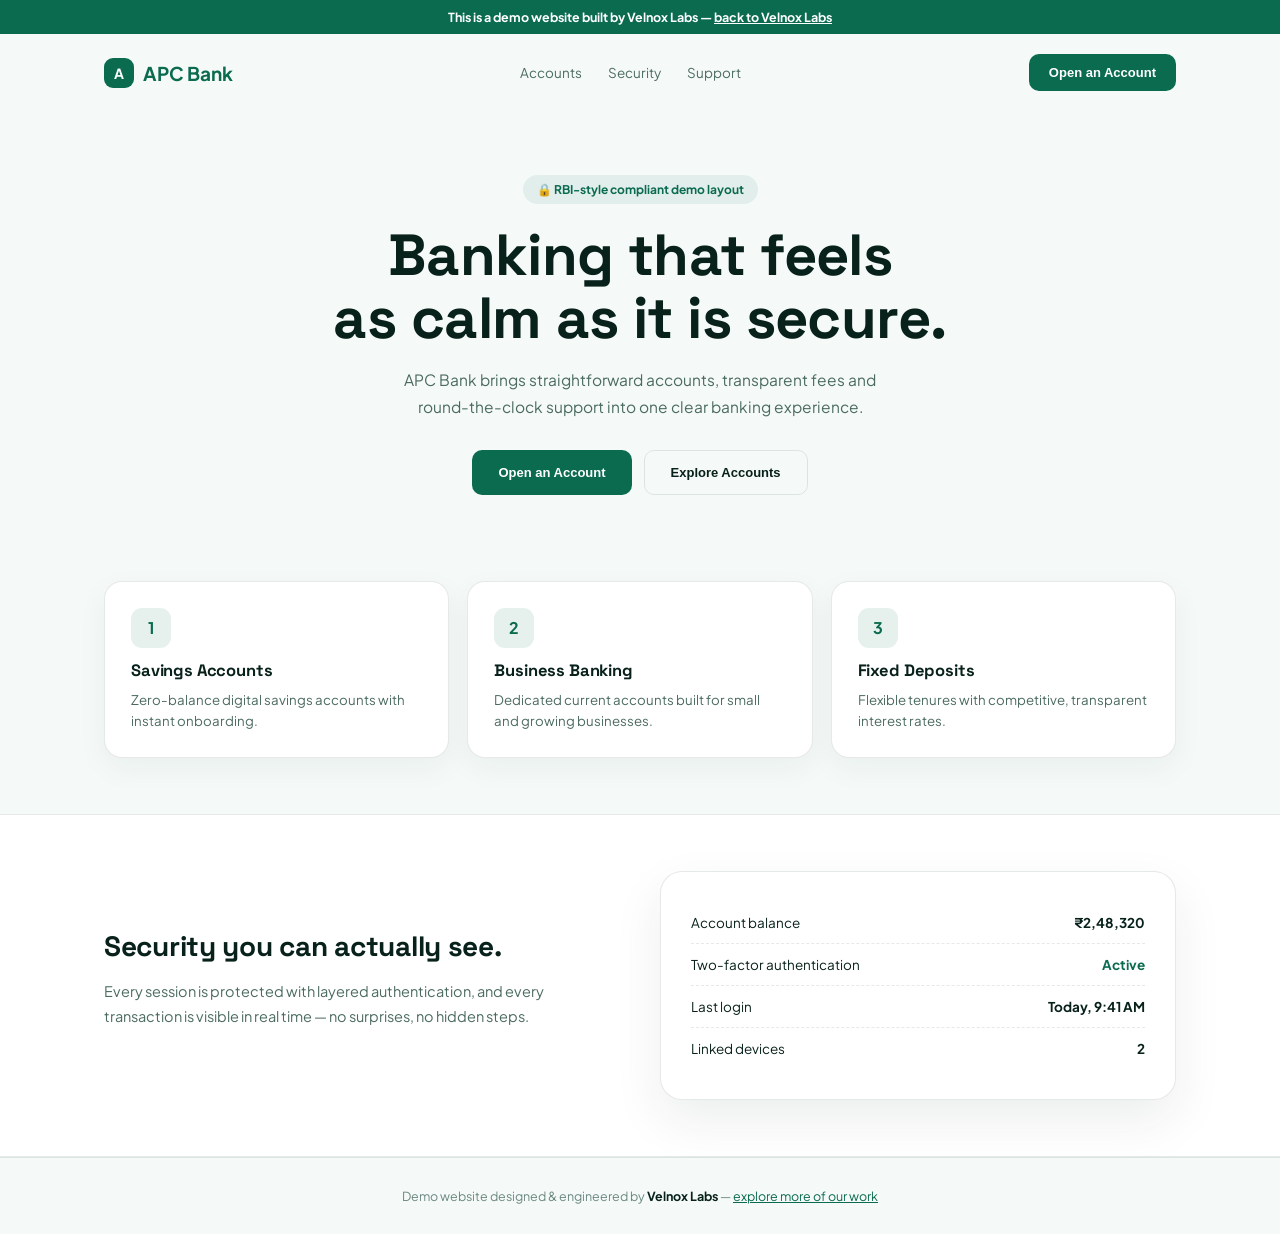
<file: demo-apc-bank.html>
<!DOCTYPE html>
<html lang="en">
<head>
<meta charset="UTF-8">
<meta name="viewport" content="width=device-width, initial-scale=1.0">
<title>APC Bank — Banking, Simplified | Demo by Velnox Labs</title>
<link rel="preconnect" href="https://fonts.googleapis.com">
<link href="https://fonts.googleapis.com/css2?family=Space+Grotesk:wght@500;600;700&family=Plus+Jakarta+Sans:wght@400;500;600;700&display=swap" rel="stylesheet">
<style>
  :root{ --ink:#08211a; --bg:#f5faf8; --panel:#ffffff; --line:rgba(6,40,30,0.1); --accent:#0a6b4f; --accent2:#0ea5e9; }
  *{ box-sizing:border-box; }
  body{ margin:0; background:var(--bg); color:var(--ink); font-family:'Plus Jakarta Sans',sans-serif; }
  h1,h2,h3,.disp{ font-family:'Space Grotesk',sans-serif; letter-spacing:-0.01em; margin:0; }
  .wrap{ max-width:1120px; margin:0 auto; padding:0 24px; }
  .banner{ background:var(--accent); color:#fff; text-align:center; padding:9px; font-size:12.5px; font-weight:700; }
  .banner a{ color:#fff; text-decoration:underline; }
  nav{ display:flex; justify-content:space-between; align-items:center; padding:20px 24px; max-width:1120px; margin:0 auto; }
  .logo{ font-weight:700; font-size:19px; display:flex; align-items:center; gap:9px; color:var(--accent); }
  .logo .mark{ width:30px; height:30px; border-radius:9px; background:var(--accent); color:#fff; display:flex; align-items:center; justify-content:center; font-size:14px; }
  nav .links{ display:flex; gap:26px; font-size:13.5px; color:#4b6b60; }
  nav .links a{ color:inherit; text-decoration:none; }
  .btn{ padding:11px 20px; border-radius:10px; background:var(--accent); color:#fff; font-weight:700; font-size:13px; border:none; }
  .btn-outline{ padding:11px 20px; border-radius:10px; background:none; border:1.5px solid var(--line); color:var(--ink); font-weight:700; font-size:13px; }
  .hero{ padding:64px 24px 30px; text-align:center; }
  .eyebrow{ display:inline-block; font-size:12px; font-weight:700; color:var(--accent); background:rgba(10,107,79,0.08); padding:7px 14px; border-radius:99px; margin-bottom:20px; }
  .hero h1{ font-size:clamp(32px,6vw,58px); line-height:1.08; margin-bottom:18px; }
  .hero p{ color:#4b6b60; max-width:520px; margin:0 auto 30px; font-size:15.5px; line-height:1.7; }
  .cta-row{ display:flex; gap:12px; justify-content:center; flex-wrap:wrap; }
  section{ padding:56px 0; }
  .grid3{ display:grid; grid-template-columns:repeat(3,1fr); gap:18px; }
  .card{ background:var(--panel); border:1px solid var(--line); border-radius:18px; padding:26px; box-shadow:0 10px 30px rgba(6,40,30,0.05); }
  .card h3{ font-size:16.5px; margin:12px 0 8px; }
  .card p{ color:#4b6b60; font-size:13.3px; line-height:1.6; margin:0; }
  .ic{ width:40px; height:40px; border-radius:11px; background:rgba(10,107,79,0.1); color:var(--accent); display:flex; align-items:center; justify-content:center; font-weight:700; }
  .split{ display:grid; grid-template-columns:1fr 1fr; gap:40px; align-items:center; }
  .panelcard{ background:var(--panel); border:1px solid var(--line); border-radius:22px; padding:30px; box-shadow:0 20px 50px rgba(6,40,30,0.08); }
  .row{ display:flex; justify-content:space-between; padding:12px 0; border-bottom:1px dashed var(--line); font-size:13.5px; }
  .row:last-child{ border-bottom:none; }
  footer{ border-top:1px solid var(--line); padding:30px 24px; text-align:center; color:#6b8880; font-size:12.5px; }
  @media (max-width:820px){ .grid3{ grid-template-columns:1fr; } .split{ grid-template-columns:1fr; } nav .links{ display:none; } }
</style>
</head>
<body>
  <div class="banner">This is a demo website built by Velnox Labs — <a href="index.html#demos">back to Velnox Labs</a></div>
  <nav>
    <div class="logo"><span class="mark">A</span>APC Bank</div>
    <div class="links"><a href="#services">Accounts</a><a href="#security">Security</a><a href="#contact">Support</a></div>
    <button class="btn">Open an Account</button>
  </nav>

  <header class="hero">
    <span class="eyebrow">🔒 RBI-style compliant demo layout</span>
    <h1>Banking that feels <br>as calm as it is secure.</h1>
    <p>APC Bank brings straightforward accounts, transparent fees and round-the-clock support into one clear banking experience.</p>
    <div class="cta-row">
      <button class="btn" style="padding:14px 26px;">Open an Account</button>
      <button class="btn-outline" style="padding:14px 26px;">Explore Accounts</button>
    </div>
  </header>

  <section id="services">
    <div class="wrap grid3">
      <div class="card"><div class="ic">1</div><h3>Savings Accounts</h3><p>Zero-balance digital savings accounts with instant onboarding.</p></div>
      <div class="card"><div class="ic">2</div><h3>Business Banking</h3><p>Dedicated current accounts built for small and growing businesses.</p></div>
      <div class="card"><div class="ic">3</div><h3>Fixed Deposits</h3><p>Flexible tenures with competitive, transparent interest rates.</p></div>
    </div>
  </section>

  <section id="security" style="background:var(--panel); border-top:1px solid var(--line); border-bottom:1px solid var(--line);">
    <div class="wrap split">
      <div>
        <h2 style="font-size:28px; margin-bottom:14px;">Security you can actually see.</h2>
        <p style="color:#4b6b60; line-height:1.75; font-size:14.5px;">Every session is protected with layered authentication, and every transaction is visible in real time — no surprises, no hidden steps.</p>
      </div>
      <div class="panelcard">
        <div class="row"><span>Account balance</span><strong>₹2,48,320</strong></div>
        <div class="row"><span>Two-factor authentication</span><strong style="color:var(--accent);">Active</strong></div>
        <div class="row"><span>Last login</span><strong>Today, 9:41 AM</strong></div>
        <div class="row"><span>Linked devices</span><strong>2</strong></div>
      </div>
    </div>
  </section>

  <footer id="contact">
    Demo website designed &amp; engineered by <strong style="color:var(--ink);">Velnox Labs</strong> — <a href="index.html" style="color:var(--accent);">explore more of our work</a>
  </footer>
</body>
</html>
</file>
